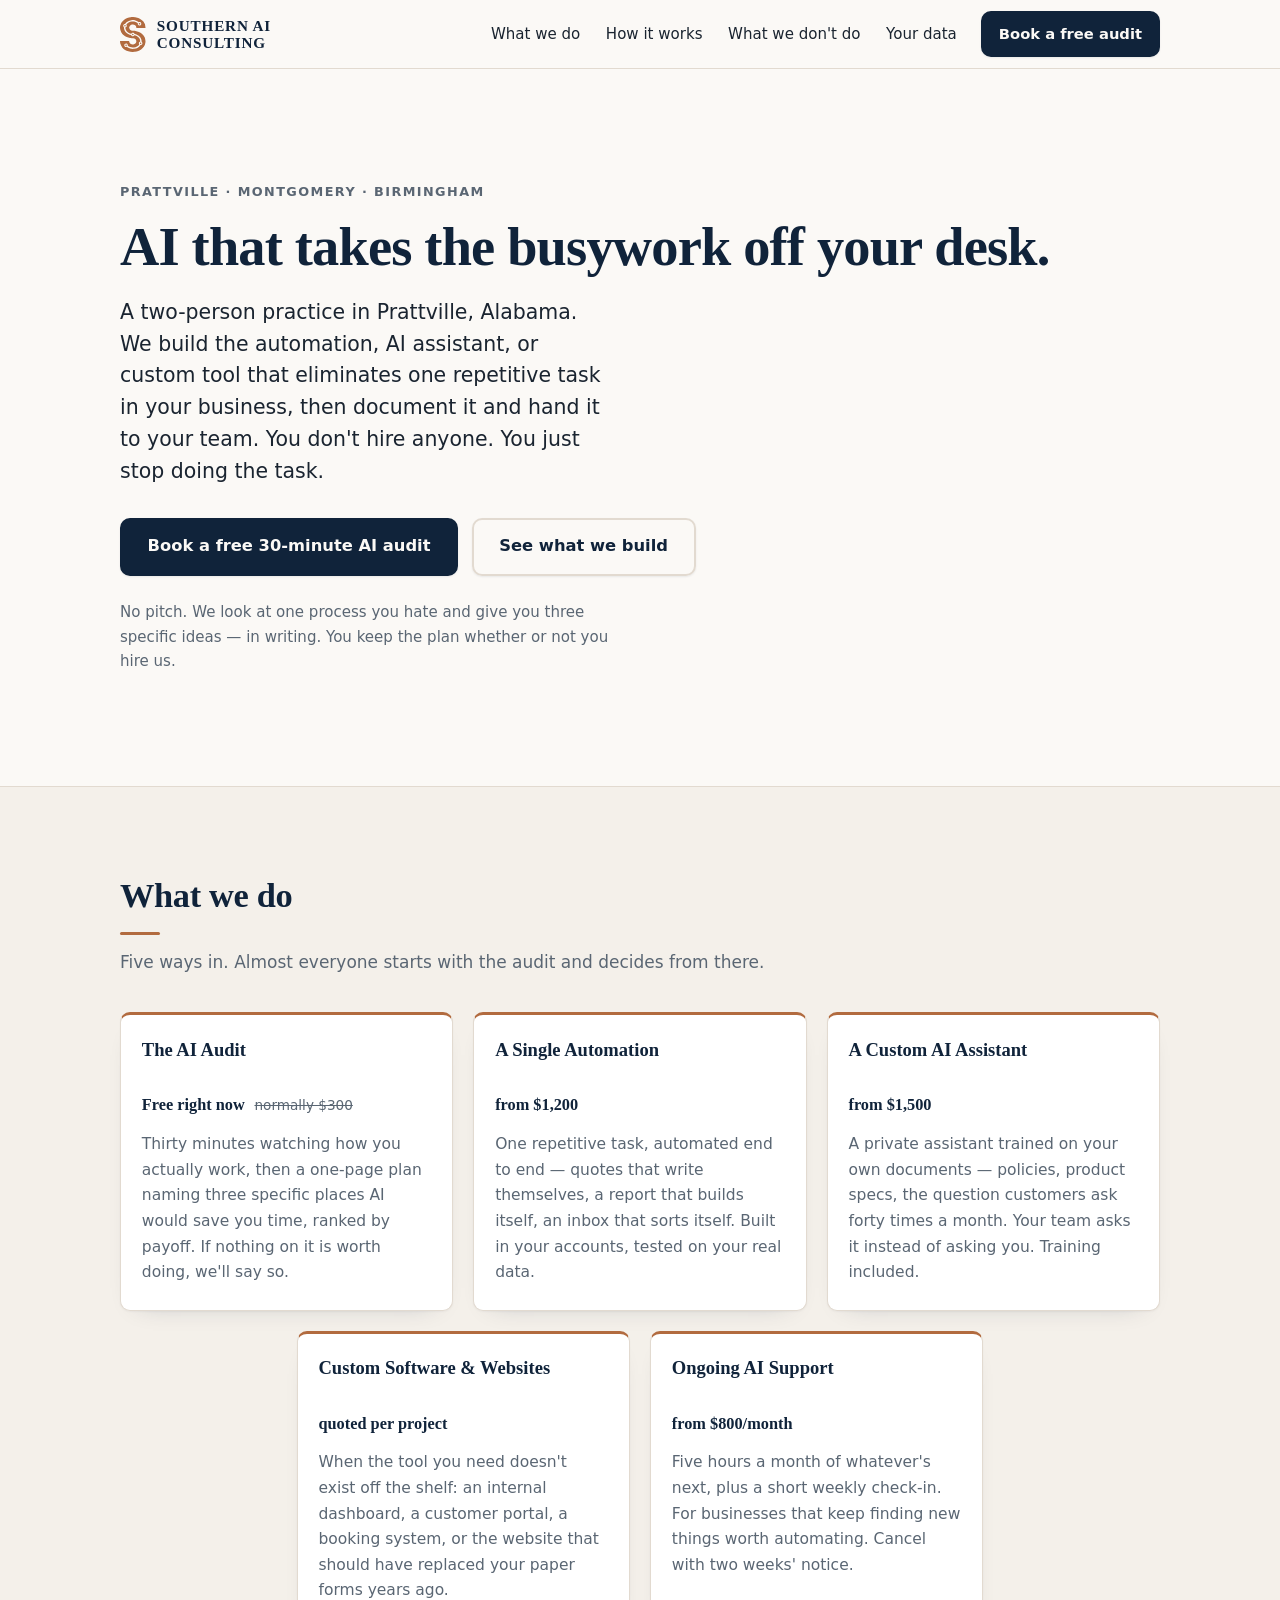
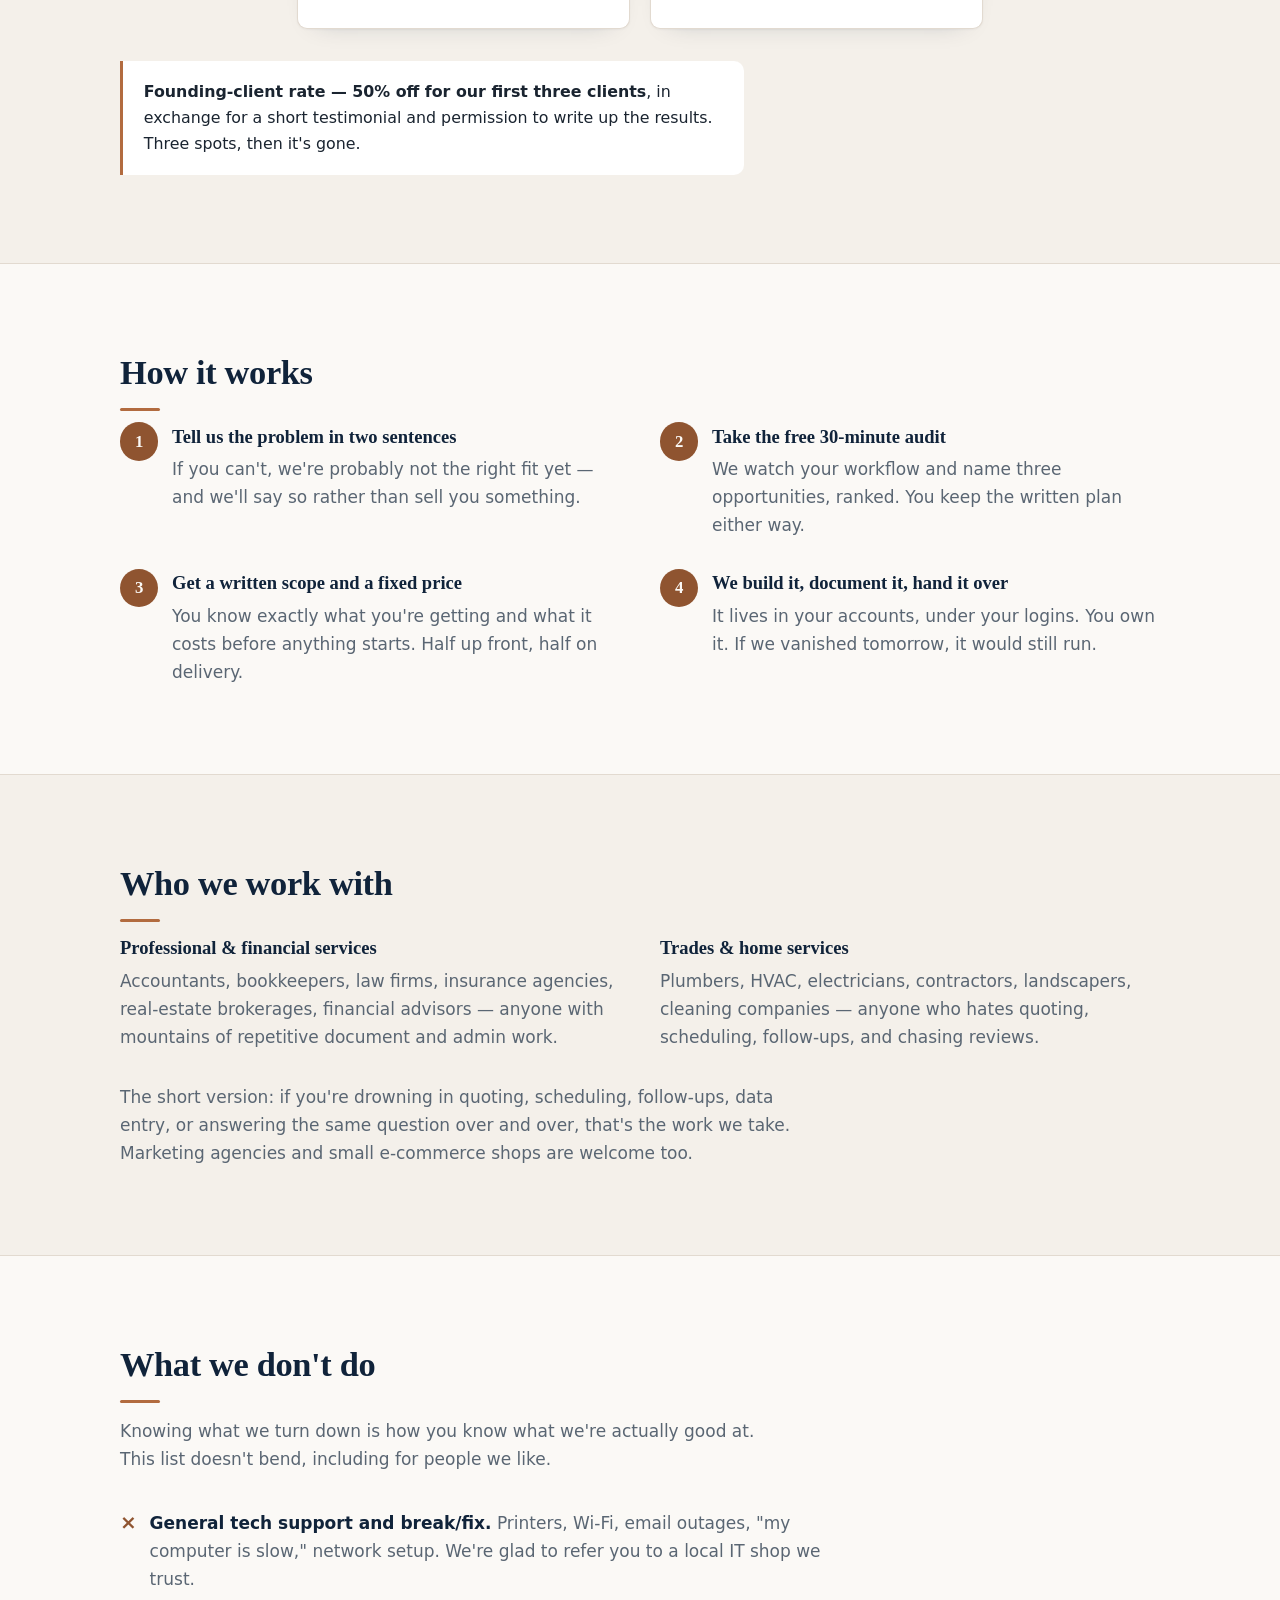
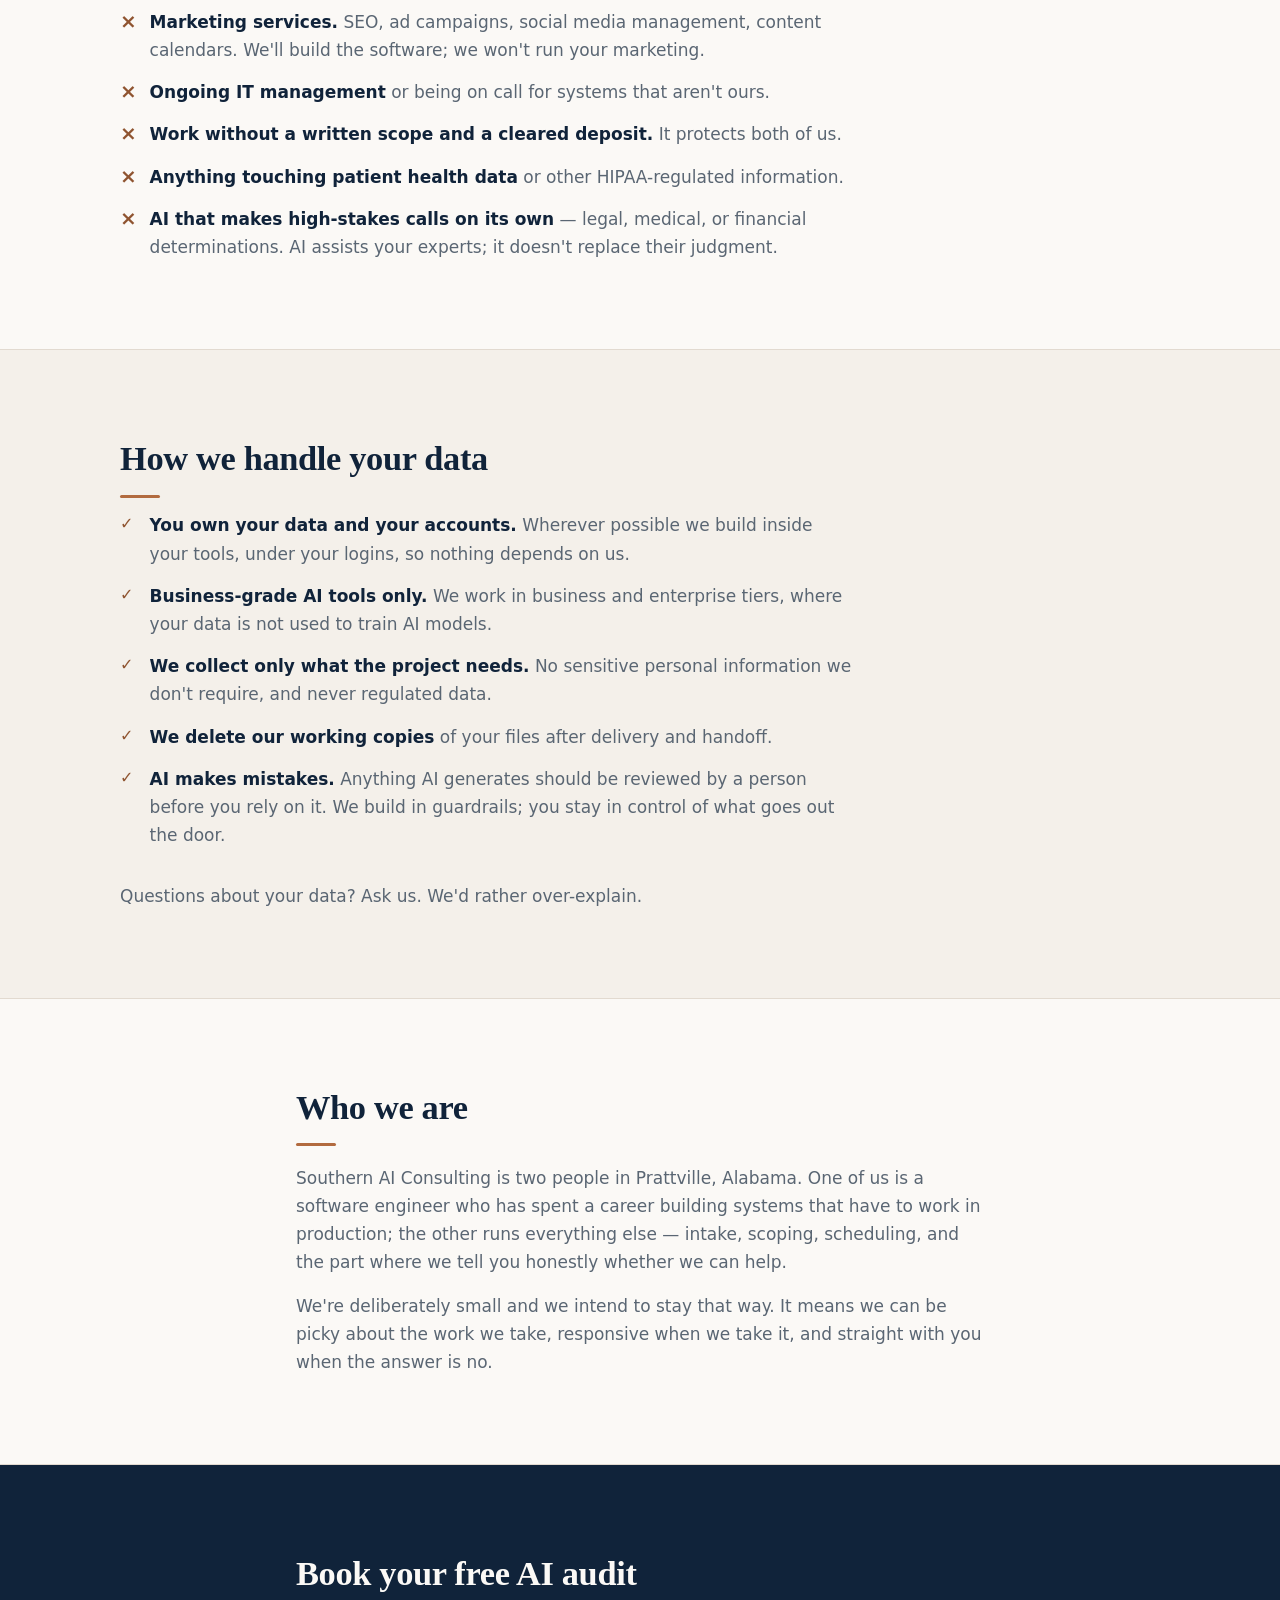
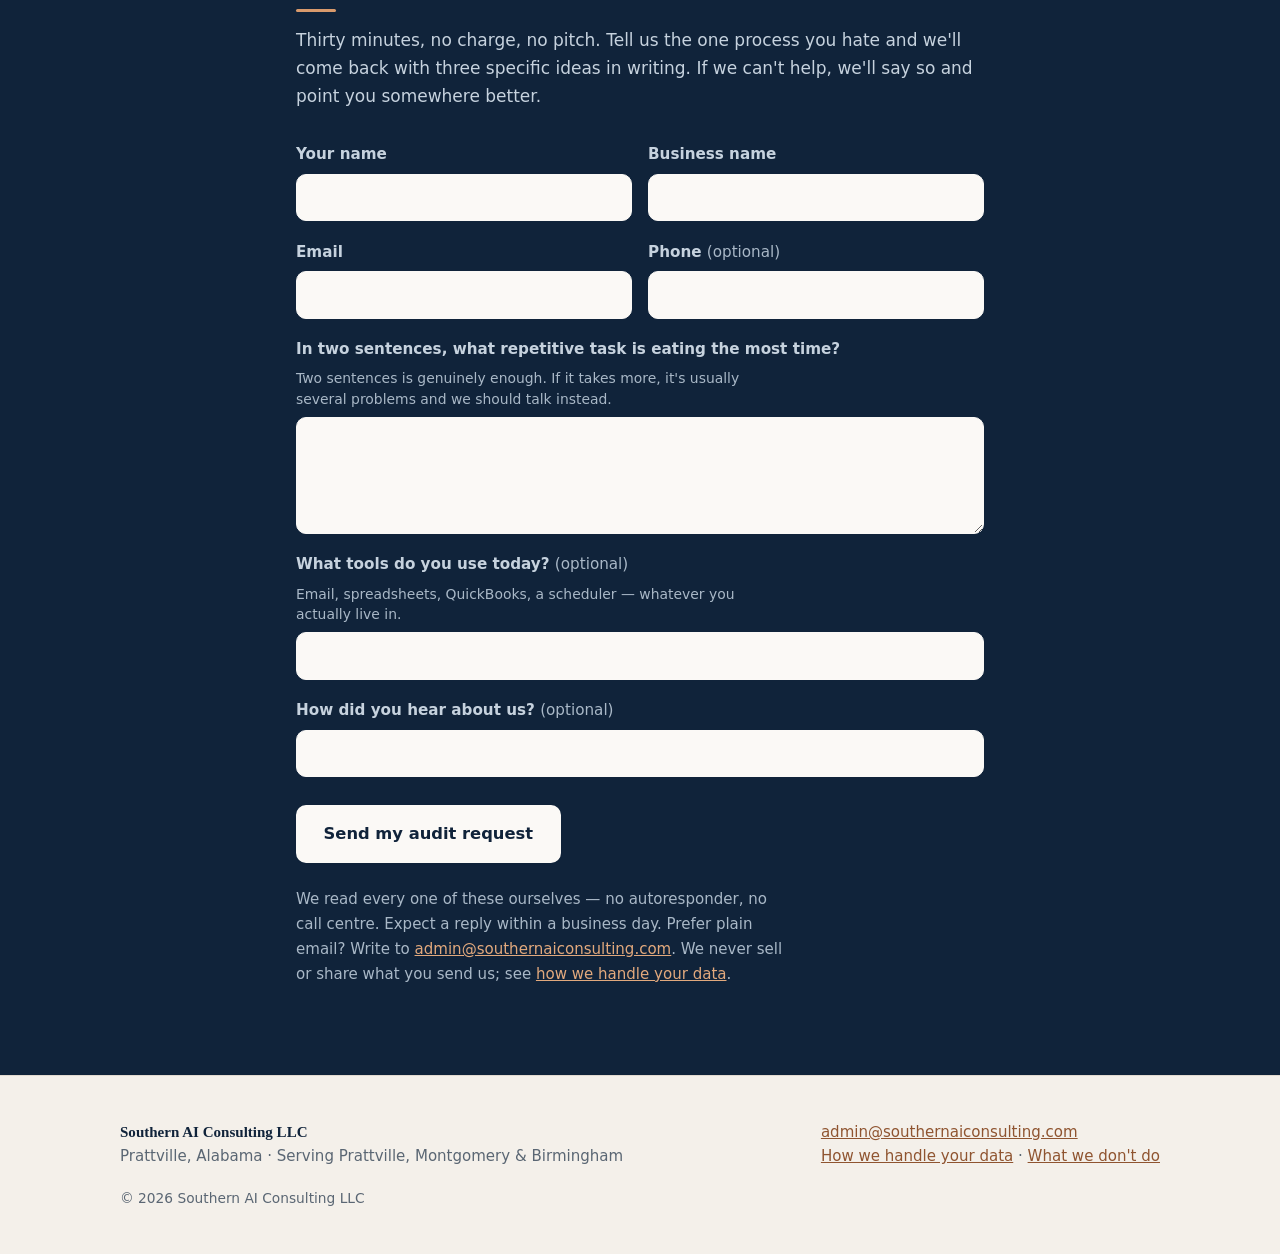
<file: index.html>
<!DOCTYPE html>
<html lang="en">
<head>
<meta charset="utf-8">
<meta name="viewport" content="width=device-width, initial-scale=1">

<title>Southern AI Consulting — Practical AI &amp; Automation for Central Alabama Business</title>
<meta name="description" content="We build the automation, AI assistant, or custom software that takes one repetitive task off your desk — then document it and hand it over. A two-person practice serving Prattville, Montgomery, and Birmingham, Alabama.">
<link rel="canonical" href="https://southernaiconsulting.com/">

<meta property="og:type" content="website">
<meta property="og:site_name" content="Southern AI Consulting">
<meta property="og:title" content="Southern AI Consulting — Practical AI for Central Alabama Business">
<meta property="og:description" content="We build the automation, AI assistant, or custom software that takes one repetitive task off your desk — then document it and hand it over. You don't hire anyone. You just stop doing the task.">
<meta property="og:url" content="https://southernaiconsulting.com/">
<meta property="og:image" content="https://southernaiconsulting.com/og.png">
<meta property="og:image:width" content="1200">
<meta property="og:image:height" content="630">
<meta property="og:image:alt" content="Southern AI Consulting — practical AI for central Alabama business.">
<meta name="twitter:card" content="summary_large_image">
<meta name="twitter:title" content="Southern AI Consulting — Practical AI for Central Alabama Business">
<meta name="twitter:description" content="We build the automation, AI assistant, or custom software that takes one repetitive task off your desk — then document it and hand it over.">
<meta name="twitter:image" content="https://southernaiconsulting.com/og.png">

<link rel="icon" href="favicon.svg" type="image/svg+xml">
<!-- iOS will not accept an SVG here, so this one is a real 180px PNG. -->
<link rel="apple-touch-icon" href="apple-touch-icon.png">
<meta name="theme-color" content="#FBF9F6" media="(prefers-color-scheme: light)">
<meta name="theme-color" content="#0C1826" media="(prefers-color-scheme: dark)">

<!-- Relative paths so the page also renders correctly when opened straight
     from disk (file://) for a quick local look. 404.html deliberately uses
     root-absolute paths instead, since it can be served from any URL depth. -->
<link rel="stylesheet" href="styles.css">

<!-- ==========================================================================
     INTAKE FORM
     The audit buttons anchor to #audit, the form at the foot of the page.

     GitHub Pages cannot process a POST, so the form relays through
     FormSubmit.co, which emails the submission to admin@southernaiconsulting.com.

     ONE-TIME ACTIVATION: submit the form once on the live site, then click the
     link in the confirmation email FormSubmit sends. Until that is done,
     submissions are not delivered.

     After activating, FormSubmit gives you a hashed endpoint. Swap it into the
     form's action= so the raw address is no longer in this page for scrapers.
     Search for: FORM_ACTION

     Spam control is the hidden _honey honeypot field. If spam ever starts
     arriving, change _captcha from false to true to add their challenge page.

     (Never nest comment markers inside this block. HTML has no nested
     comments, so the first inner close-marker ends it and the rest of the
     text leaks onto the visible page.)
     ========================================================================== -->
</head>
<body>

<a class="skip" href="#main">Skip to content</a>

<header class="site-header">
  <div class="wrap header-inner">
    <a class="brand" href="./" aria-label="Southern AI Consulting — home">
      <!-- mark:start — generated by tools/make_site_svgs.py; edit tools/design_mark.py -->
      <svg class="brand-mark" viewBox="0 0 46.76 64.0" width="21.2" height="29"
           aria-hidden="true" focusable="false">
        <mask id="brand-draw" maskUnits="userSpaceOnUse"
              x="-18.12" y="-18.12" width="83.00" height="100.24">
          <path class="brand-sweep" pathLength="100" d="M38.270 19.926 C38.358 17.374 37.558 14.874 36.045 12.817 C34.401 10.581 32.078 8.958 29.482 7.976 C26.725 6.933 23.746 6.633 20.830 7.060 C17.989 7.476 15.281 8.575 13.051 10.383 C11.006 12.041 9.458 14.255 8.810 16.807 C8.187 19.259 8.468 21.849 9.559 24.132 C10.724 26.570 12.694 28.512 15.042 29.849 C17.578 31.292 20.463 31.976 23.381 32.000 C26.298 32.024 29.184 32.708 31.719 34.151 C34.068 35.488 36.037 37.430 37.202 39.868 C38.293 42.151 38.574 44.741 37.951 47.193 C37.303 49.745 35.755 51.959 33.710 53.617 C31.480 55.425 28.772 56.524 25.932 56.940 C23.015 57.367 20.036 57.067 17.279 56.024 C14.683 55.042 12.361 53.419 10.716 51.183 C9.204 49.126 8.403 46.626 8.491 44.074"
                fill="none" stroke="#fff" stroke-width="18.12" stroke-linecap="round"/>
        </mask>
        <g mask="url(#brand-draw)">
          <path class="brand-letter brand-solid" d="M46.753 19.926 C46.879 15.558 45.295 11.330 42.468 7.999 C39.641 4.668 35.790 2.412 31.602 1.170 C27.673 0.004 23.539 -0.282 19.476 0.255 C15.211 0.819 11.095 2.299 7.644 4.869 C4.135 7.482 1.516 11.150 0.484 15.402 C-0.610 19.909 0.199 24.658 2.638 28.603 C4.885 32.237 8.318 34.947 12.238 36.646 C14.192 37.492 16.244 38.084 18.342 38.446 C19.313 38.614 20.292 38.732 21.275 38.801 C22.160 38.863 23.051 38.830 23.936 38.895 C25.603 39.017 27.201 39.668 28.380 40.853 C29.148 41.625 29.692 42.609 29.784 43.695 C29.831 44.243 29.827 44.795 29.791 45.344 C29.722 46.397 29.229 47.367 28.509 48.138 C27.381 49.348 25.818 50.037 24.173 50.210 C22.381 50.397 20.570 49.963 19.115 48.900 C18.101 48.160 17.300 47.136 17.045 45.907 C16.924 45.317 16.955 44.709 16.959 44.107 L0.008 44.074 C-0.118 48.442 1.466 52.670 4.293 56.001 C7.121 59.332 10.971 61.588 15.159 62.830 C19.089 63.996 23.222 64.282 27.285 63.745 C31.550 63.181 35.666 61.701 39.117 59.131 C42.627 56.518 45.246 52.850 46.278 48.598 C47.372 44.091 46.562 39.342 44.123 35.397 C41.876 31.763 38.443 29.053 34.523 27.354 C32.570 26.508 30.517 25.916 28.419 25.554 C27.448 25.386 26.469 25.268 25.486 25.199 C24.601 25.137 23.711 25.170 22.825 25.105 C21.158 24.983 19.561 24.332 18.382 23.147 C17.613 22.375 17.069 21.391 16.977 20.305 C16.930 19.757 16.934 19.205 16.970 18.656 C17.040 17.603 17.532 16.633 18.252 15.862 C19.381 14.652 20.943 13.963 22.589 13.790 C24.380 13.603 26.191 14.037 27.647 15.100 C28.660 15.840 29.462 16.864 29.716 18.093 C29.838 18.683 29.806 19.291 29.802 19.893 Z" fill="#B26B3F"/>
          <path class="brand-letter brand-full" d="M46.753 19.926 C46.879 15.558 45.295 11.330 42.468 7.999 C39.641 4.668 35.790 2.412 31.602 1.170 C27.673 0.004 23.539 -0.282 19.476 0.255 C15.211 0.819 11.095 2.299 7.644 4.869 C4.135 7.482 1.516 11.150 0.484 15.402 C-0.610 19.909 0.199 24.658 2.638 28.603 C4.885 32.237 8.318 34.947 12.238 36.646 C14.192 37.492 16.244 38.084 18.342 38.446 C19.313 38.614 20.292 38.732 21.275 38.801 C22.160 38.863 23.051 38.830 23.936 38.895 C25.603 39.017 27.201 39.668 28.380 40.853 C29.148 41.625 29.692 42.609 29.784 43.695 C29.831 44.243 29.827 44.795 29.791 45.344 C29.722 46.397 29.229 47.367 28.509 48.138 C27.381 49.348 25.818 50.037 24.173 50.210 C22.381 50.397 20.570 49.963 19.115 48.900 C18.101 48.160 17.300 47.136 17.045 45.907 C16.924 45.317 16.955 44.709 16.959 44.107 L0.008 44.074 C-0.118 48.442 1.466 52.670 4.293 56.001 C7.121 59.332 10.971 61.588 15.159 62.830 C19.089 63.996 23.222 64.282 27.285 63.745 C31.550 63.181 35.666 61.701 39.117 59.131 C42.627 56.518 45.246 52.850 46.278 48.598 C47.372 44.091 46.562 39.342 44.123 35.397 C41.876 31.763 38.443 29.053 34.523 27.354 C32.570 26.508 30.517 25.916 28.419 25.554 C27.448 25.386 26.469 25.268 25.486 25.199 C24.601 25.137 23.711 25.170 22.825 25.105 C21.158 24.983 19.561 24.332 18.382 23.147 C17.613 22.375 17.069 21.391 16.977 20.305 C16.930 19.757 16.934 19.205 16.970 18.656 C17.040 17.603 17.532 16.633 18.252 15.862 C19.381 14.652 20.943 13.963 22.589 13.790 C24.380 13.603 26.191 14.037 27.647 15.100 C28.660 15.840 29.462 16.864 29.716 18.093 C29.838 18.683 29.806 19.291 29.802 19.893 Z M34.524 9.381 C32.675 7.879 30.508 6.825 28.206 6.211 C25.829 5.578 23.351 5.424 20.913 5.745 C16.166 6.370 11.749 8.755 9.171 12.789 C8.557 12.795 7.944 12.921 7.416 13.234 C6.796 13.600 6.317 14.164 6.056 14.835 C5.796 15.507 5.768 16.246 5.979 16.935 C6.188 17.621 6.647 18.196 7.216 18.633 C6.981 22.099 8.309 25.463 10.663 28.018 C13.196 30.768 16.655 32.444 20.345 33.046 C20.576 33.622 20.919 34.153 21.409 34.534 C21.900 34.916 22.492 35.147 23.113 35.199 C23.733 35.251 24.355 35.122 24.903 34.826 C25.449 34.532 25.877 34.066 26.200 33.536 C29.210 34.064 32.037 35.425 34.128 37.655 C35.969 39.618 37.074 42.186 36.985 44.875 C36.484 45.018 36.003 45.235 35.609 45.577 C35.214 45.919 34.909 46.352 34.720 46.839 C34.530 47.326 34.463 47.852 34.523 48.371 C34.595 48.993 34.874 49.567 35.253 50.066 C33.050 53.322 29.386 55.190 25.488 55.698 C21.433 56.226 17.289 55.286 14.063 52.772 C14.290 52.075 14.341 51.324 14.112 50.628 C13.882 49.928 13.418 49.329 12.799 48.931 C11.523 48.110 9.846 48.295 8.779 49.374 C7.713 50.453 7.547 52.131 8.382 53.398 C8.787 54.013 9.391 54.470 10.093 54.692 C10.792 54.913 11.542 54.854 12.237 54.619 C14.087 56.121 16.253 57.175 18.556 57.789 C20.932 58.422 23.410 58.576 25.849 58.255 C30.596 57.630 35.012 55.245 37.591 51.211 C38.204 51.205 38.817 51.079 39.345 50.766 C39.965 50.400 40.444 49.836 40.705 49.165 C40.966 48.493 40.993 47.754 40.783 47.065 C40.573 46.379 40.114 45.804 39.545 45.367 C39.781 41.901 38.452 38.537 36.098 35.982 C33.565 33.232 30.106 31.556 26.416 30.954 C26.186 30.378 25.842 29.847 25.352 29.466 C24.861 29.084 24.269 28.853 23.649 28.801 C23.028 28.749 22.406 28.878 21.858 29.174 C21.312 29.468 20.884 29.934 20.562 30.464 C17.551 29.936 14.724 28.575 12.633 26.345 C10.793 24.382 9.687 21.814 9.776 19.125 C10.277 18.982 10.759 18.765 11.152 18.423 C11.547 18.081 11.852 17.648 12.042 17.161 C12.231 16.674 12.298 16.148 12.238 15.629 C12.166 15.007 11.887 14.433 11.508 13.934 C13.711 10.678 17.375 8.810 21.273 8.302 C25.328 7.774 29.472 8.714 32.698 11.228 C32.471 11.925 32.420 12.676 32.649 13.372 C32.880 14.072 33.343 14.671 33.962 15.069 C35.239 15.890 36.915 15.705 37.982 14.626 C39.049 13.547 39.215 11.869 38.380 10.602 C37.974 9.987 37.370 9.530 36.668 9.308 C35.969 9.087 35.219 9.146 34.524 9.381 Z M37.060 12.369 A1.361 1.361 0 1 0 34.338 12.369 A1.361 1.361 0 1 0 37.060 12.369 Z M10.410 15.998 A1.361 1.361 0 1 0 7.688 15.998 A1.361 1.361 0 1 0 10.410 15.998 Z M24.742 32.000 A1.361 1.361 0 1 0 22.020 32.000 A1.361 1.361 0 1 0 24.742 32.000 Z M12.423 51.631 A1.361 1.361 0 1 0 9.701 51.631 A1.361 1.361 0 1 0 12.423 51.631 Z M39.073 48.002 A1.361 1.361 0 1 0 36.351 48.002 A1.361 1.361 0 1 0 39.073 48.002 Z" fill-rule="evenodd" fill="#B26B3F" display="none"/>
        </g>
      </svg>
      <!-- mark:end -->
      <span class="brand-text">
        <span class="brand-line">Southern AI</span>
        <span class="brand-line">Consulting</span>
      </span>
    </a>

    <nav class="site-nav" aria-label="Sections">
      <a href="#what-we-do">What we do</a>
      <a href="#how-it-works">How it works</a>
      <a href="#not-us">What we don't do</a>
      <a href="#data">Your data</a>
    </nav>

    <a class="btn btn-sm" href="#audit"><span class="lbl-long">Book a free audit</span><span class="lbl-short">Free audit</span></a>
  </div>
</header>

<main id="main">

  <!-- ── Hero ───────────────────────────────────────────────────────────── -->
  <section class="hero">
    <div class="wrap">
      <p class="eyebrow">Prattville · Montgomery · Birmingham</p>
      <h1>AI that takes the busywork off your desk.</h1>
      <p class="lede">
        A two-person practice in Prattville, Alabama. We build the automation, AI
        assistant, or custom tool that eliminates one repetitive task in your
        business, then document it and hand it to your team. You don't hire
        anyone. You just stop doing the task.
      </p>
      <p class="cta-row">
        <a class="btn btn-lg" href="#audit">Book a free 30-minute AI audit</a>
        <a class="btn btn-ghost btn-lg" href="#what-we-do">See what we build</a>
      </p>
      <p class="fine">
        No pitch. We look at one process you hate and give you three specific
        ideas — in writing. You keep the plan whether or not you hire us.
      </p>
    </div>
  </section>

  <!-- ── What we do ─────────────────────────────────────────────────────── -->
  <section id="what-we-do" class="band">
    <div class="wrap">
      <h2>What we do</h2>
      <p class="section-lede">
        Five ways in. Almost everyone starts with the audit and decides from
        there.
      </p>

      <!-- role="list" restores list semantics that Safari/VoiceOver drop when
           list-style is removed in CSS. Same for .steps, .nope and .policy. -->
      <ul class="cards stagger" role="list">
        <li class="card reveal">
          <h3>The AI Audit</h3>
          <p class="price"><strong>Free right now</strong> <span class="was">normally $300</span></p>
          <p>
            Thirty minutes watching how you actually work, then a one-page plan
            naming three specific places AI would save you time, ranked by
            payoff. If nothing on it is worth doing, we'll say so.
          </p>
        </li>
        <li class="card reveal">
          <h3>A Single Automation</h3>
          <p class="price"><strong>from $1,200</strong></p>
          <p>
            One repetitive task, automated end to end — quotes that write
            themselves, a report that builds itself, an inbox that sorts itself.
            Built in your accounts, tested on your real data.
          </p>
        </li>
        <li class="card reveal">
          <h3>A Custom AI Assistant</h3>
          <p class="price"><strong>from $1,500</strong></p>
          <p>
            A private assistant trained on your own documents — policies, product
            specs, the question customers ask forty times a month. Your team asks
            it instead of asking you. Training included.
          </p>
        </li>
        <li class="card reveal">
          <h3>Custom Software &amp; Websites</h3>
          <!-- PRICE_TBD — deliberately not a number. Set a "from $X" here once
               you've settled on a floor for build work, and mirror it in the
               hasOfferCatalog block at the foot of this file. -->
          <p class="price"><strong>quoted per project</strong></p>
          <p>
            When the tool you need doesn't exist off the shelf: an internal
            dashboard, a customer portal, a booking system, or the website that
            should have replaced your paper forms years ago.
          </p>
        </li>
        <li class="card reveal">
          <h3>Ongoing AI Support</h3>
          <p class="price"><strong>from $800/month</strong></p>
          <p>
            Five hours a month of whatever's next, plus a short weekly check-in.
            For businesses that keep finding new things worth automating. Cancel
            with two weeks' notice.
          </p>
        </li>
      </ul>

      <p class="founding reveal">
        <strong>Founding-client rate — 50% off for our first three clients</strong>,
        in exchange for a short testimonial and permission to write up the results.
        Three spots, then it's gone.
      </p>
    </div>
  </section>

  <!-- ── How it works ───────────────────────────────────────────────────── -->
  <section id="how-it-works">
    <div class="wrap">
      <h2>How it works</h2>
      <ol class="steps stagger" role="list">
        <li class="reveal">
          <h3>Tell us the problem in two sentences</h3>
          <p>
            If you can't, we're probably not the right fit yet — and we'll say so
            rather than sell you something.
          </p>
        </li>
        <li class="reveal">
          <h3>Take the free 30-minute audit</h3>
          <p>
            We watch your workflow and name three opportunities, ranked. You keep
            the written plan either way.
          </p>
        </li>
        <li class="reveal">
          <h3>Get a written scope and a fixed price</h3>
          <p>
            You know exactly what you're getting and what it costs before anything
            starts. Half up front, half on delivery.
          </p>
        </li>
        <li class="reveal">
          <h3>We build it, document it, hand it over</h3>
          <p>
            It lives in your accounts, under your logins. You own it. If we
            vanished tomorrow, it would still run.
          </p>
        </li>
      </ol>
    </div>
  </section>

  <!-- ── Who it's for ───────────────────────────────────────────────────── -->
  <section id="who" class="band">
    <div class="wrap">
      <h2>Who we work with</h2>
      <div class="two-col stagger">
        <div class="reveal">
          <h3>Professional &amp; financial services</h3>
          <p>
            Accountants, bookkeepers, law firms, insurance agencies, real-estate
            brokerages, financial advisors — anyone with mountains of repetitive
            document and admin work.
          </p>
        </div>
        <div class="reveal">
          <h3>Trades &amp; home services</h3>
          <p>
            Plumbers, HVAC, electricians, contractors, landscapers, cleaning
            companies — anyone who hates quoting, scheduling, follow-ups, and
            chasing reviews.
          </p>
        </div>
      </div>
      <p class="section-note">
        The short version: if you're drowning in quoting, scheduling, follow-ups,
        data entry, or answering the same question over and over, that's the work
        we take. Marketing agencies and small e-commerce shops are welcome too.
      </p>
    </div>
  </section>

  <!-- ── What we don't do ───────────────────────────────────────────────── -->
  <section id="not-us">
    <div class="wrap">
      <h2>What we don't do</h2>
      <p class="section-lede">
        Knowing what we turn down is how you know what we're actually good at.
        This list doesn't bend, including for people we like.
      </p>
      <ul class="nope stagger" role="list">
        <li class="reveal">
          <strong>General tech support and break/fix.</strong> Printers, Wi-Fi,
          email outages, "my computer is slow," network setup. We're glad to refer
          you to a local IT shop we trust.
        </li>
        <li class="reveal">
          <strong>Marketing services.</strong> SEO, ad campaigns, social media
          management, content calendars. We'll build the software; we won't run
          your marketing.
        </li>
        <li class="reveal">
          <strong>Ongoing IT management</strong> or being on call for systems that
          aren't ours.
        </li>
        <li class="reveal">
          <strong>Work without a written scope and a cleared deposit.</strong>
          It protects both of us.
        </li>
        <li class="reveal">
          <strong>Anything touching patient health data</strong> or other
          HIPAA-regulated information.
        </li>
        <li class="reveal">
          <strong>AI that makes high-stakes calls on its own</strong> — legal,
          medical, or financial determinations. AI assists your experts; it
          doesn't replace their judgment.
        </li>
      </ul>
    </div>
  </section>

  <!-- ── Data policy ────────────────────────────────────────────────────── -->
  <section id="data" class="band">
    <div class="wrap">
      <h2>How we handle your data</h2>
      <ul class="policy stagger" role="list">
        <li class="reveal">
          <strong>You own your data and your accounts.</strong> Wherever possible
          we build inside your tools, under your logins, so nothing depends on us.
        </li>
        <li class="reveal">
          <strong>Business-grade AI tools only.</strong> We work in business and
          enterprise tiers, where your data is not used to train AI models.
        </li>
        <li class="reveal">
          <strong>We collect only what the project needs.</strong> No sensitive
          personal information we don't require, and never regulated data.
        </li>
        <li class="reveal">
          <strong>We delete our working copies</strong> of your files after
          delivery and handoff.
        </li>
        <li class="reveal">
          <strong>AI makes mistakes.</strong> Anything AI generates should be
          reviewed by a person before you rely on it. We build in guardrails; you
          stay in control of what goes out the door.
        </li>
      </ul>
      <p class="section-note">
        Questions about your data? Ask us. We'd rather over-explain.
      </p>
    </div>
  </section>

  <!-- ── About ──────────────────────────────────────────────────────────── -->
  <section id="about">
    <div class="wrap narrow">
      <h2>Who we are</h2>
      <p>
        Southern AI Consulting is two people in Prattville, Alabama. One of us is a
        software engineer who has spent a career building systems that have to work
        in production; the other runs everything else — intake, scoping,
        scheduling, and the part where we tell you honestly whether we can help.
      </p>
      <p>
        We're deliberately small and we intend to stay that way. It means we can be
        picky about the work we take, responsive when we take it, and straight with
        you when the answer is no.
      </p>
    </div>
  </section>

  <!-- ── Closing CTA ────────────────────────────────────────────────────── -->
  <!-- ── Intake form ────────────────────────────────────────────────────── -->
  <section id="audit" class="closing">
    <div class="wrap narrow">
      <h2>Book your free AI audit</h2>
      <p>
        Thirty minutes, no charge, no pitch. Tell us the one process you hate and
        we'll come back with three specific ideas in writing. If we can't help,
        we'll say so and point you somewhere better.
      </p>

      <!-- FORM_ACTION — replace with the hashed FormSubmit endpoint after
           activating, so this address is not in the page for scrapers. -->
      <form class="intake" action="https://formsubmit.co/admin@southernaiconsulting.com" method="POST">

        <!-- FormSubmit configuration (hidden) -->
        <input type="hidden" name="_subject" value="New AI audit request — southernaiconsulting.com">
        <input type="hidden" name="_template" value="table">
        <input type="hidden" name="_captcha" value="false">
        <!-- Must be an absolute URL on the live domain or FormSubmit rejects it.
             This was http:// while the TLS certificate was still pending, since
             an https:// target fails outright before the cert exists. The cert
             is issued and HTTPS is enforced, so it is https:// now - which also
             saves the visitor a 301 hop on submit. -->
        <input type="hidden" name="_next" value="https://southernaiconsulting.com/thanks.html">
        <!-- Honeypot: real people never see or fill this. Bots do. -->
        <p class="honey" aria-hidden="true">
          <label for="_honey">Leave this field empty</label>
          <input type="text" id="_honey" name="_honey" tabindex="-1" autocomplete="off">
        </p>

        <div class="field-row">
          <p class="field">
            <label for="name">Your name</label>
            <input type="text" id="name" name="name" autocomplete="name" required>
          </p>
          <p class="field">
            <label for="business">Business name</label>
            <input type="text" id="business" name="business" autocomplete="organization" required>
          </p>
        </div>

        <div class="field-row">
          <p class="field">
            <label for="email">Email</label>
            <input type="email" id="email" name="email" autocomplete="email" required>
          </p>
          <p class="field">
            <label for="phone">Phone <span class="opt">(optional)</span></label>
            <input type="tel" id="phone" name="phone" autocomplete="tel">
          </p>
        </div>

        <p class="field">
          <label for="problem">In two sentences, what repetitive task is eating the most time?</label>
          <span class="hint" id="problem-hint">
            Two sentences is genuinely enough. If it takes more, it's usually
            several problems and we should talk instead.
          </span>
          <textarea id="problem" name="problem" rows="4" required
                    aria-describedby="problem-hint"></textarea>
        </p>

        <p class="field">
          <label for="tools">What tools do you use today? <span class="opt">(optional)</span></label>
          <span class="hint" id="tools-hint">
            Email, spreadsheets, QuickBooks, a scheduler — whatever you actually live in.
          </span>
          <input type="text" id="tools" name="tools" aria-describedby="tools-hint">
        </p>

        <p class="field">
          <label for="referral">How did you hear about us? <span class="opt">(optional)</span></label>
          <input type="text" id="referral" name="referral">
        </p>

        <p class="cta-row">
          <button class="btn btn-lg btn-invert" type="submit">Send my audit request</button>
        </p>
      </form>

      <p class="fine">
        We read every one of these ourselves — no autoresponder, no call centre.
        Expect a reply within a business day. Prefer plain email? Write to
        <a href="mailto:admin@southernaiconsulting.com">admin@southernaiconsulting.com</a>.
        We never sell or share what you send us; see
        <a href="#data">how we handle your data</a>.
      </p>
    </div>
  </section>

</main>

<footer class="site-footer">
  <div class="wrap footer-inner">
    <p>
      <strong>Southern AI Consulting LLC</strong><br>
      Prattville, Alabama · Serving Prattville, Montgomery &amp; Birmingham
    </p>
    <p>
      <a href="mailto:admin@southernaiconsulting.com">admin@southernaiconsulting.com</a><br>
      <a href="#data">How we handle your data</a> ·
      <a href="#not-us">What we don't do</a>
    </p>
    <p class="copyright">© 2026 Southern AI Consulting LLC</p>
  </div>
</footer>

<script type="application/ld+json">
{
  "@context": "https://schema.org",
  "@type": "ProfessionalService",
  "name": "Southern AI Consulting",
  "legalName": "Southern AI Consulting LLC",
  "url": "https://southernaiconsulting.com/",
  "logo": "https://southernaiconsulting.com/logo.svg",
  "image": "https://southernaiconsulting.com/og.png",
  "email": "admin@southernaiconsulting.com",
  "description": "AI, automation, and custom software for small businesses in central Alabama. We build automations, custom AI assistants, and bespoke tools and websites that eliminate repetitive work, then document them and hand them over.",
  "address": {
    "@type": "PostalAddress",
    "addressLocality": "Prattville",
    "addressRegion": "AL",
    "addressCountry": "US"
  },
  "areaServed": [
    { "@type": "City", "name": "Prattville, Alabama" },
    { "@type": "City", "name": "Montgomery, Alabama" },
    { "@type": "City", "name": "Birmingham, Alabama" }
  ],
  "knowsAbout": [
    "Business process automation",
    "Custom AI assistants",
    "Workflow automation",
    "AI adoption for small business",
    "Custom software development",
    "Website development"
  ],
  "hasOfferCatalog": {
    "@type": "OfferCatalog",
    "name": "Services",
    "itemListElement": [
      {
        "@type": "Offer",
        "itemOffered": { "@type": "Service", "name": "AI Audit", "description": "A 30-minute workflow review plus a one-page written plan naming three ranked AI opportunities." },
        "priceSpecification": { "@type": "PriceSpecification", "price": "0", "priceCurrency": "USD" }
      },
      {
        "@type": "Offer",
        "itemOffered": { "@type": "Service", "name": "Single Automation", "description": "One repetitive business task automated end to end, built in the client's own accounts and documented." },
        "priceSpecification": { "@type": "PriceSpecification", "minPrice": "1200", "priceCurrency": "USD" }
      },
      {
        "@type": "Offer",
        "itemOffered": { "@type": "Service", "name": "Custom AI Assistant", "description": "A private AI assistant trained on the client's own documents, with team training and a live Q&A session." },
        "priceSpecification": { "@type": "PriceSpecification", "minPrice": "1500", "priceCurrency": "USD" }
      },
      {
        "@type": "Offer",
        "itemOffered": { "@type": "Service", "name": "Custom Software and Websites", "description": "Bespoke software built to order — internal dashboards, customer portals, booking systems, and business websites — delivered with the source." }
      },
      {
        "@type": "Offer",
        "itemOffered": { "@type": "Service", "name": "Ongoing AI Support", "description": "Five hours per month of AI and automation work plus a weekly check-in." },
        "priceSpecification": { "@type": "UnitPriceSpecification", "minPrice": "800", "priceCurrency": "USD", "billingIncrement": "1", "unitCode": "MON" }
      }
    ]
  }
}
</script>

</body>
</html>
</file>
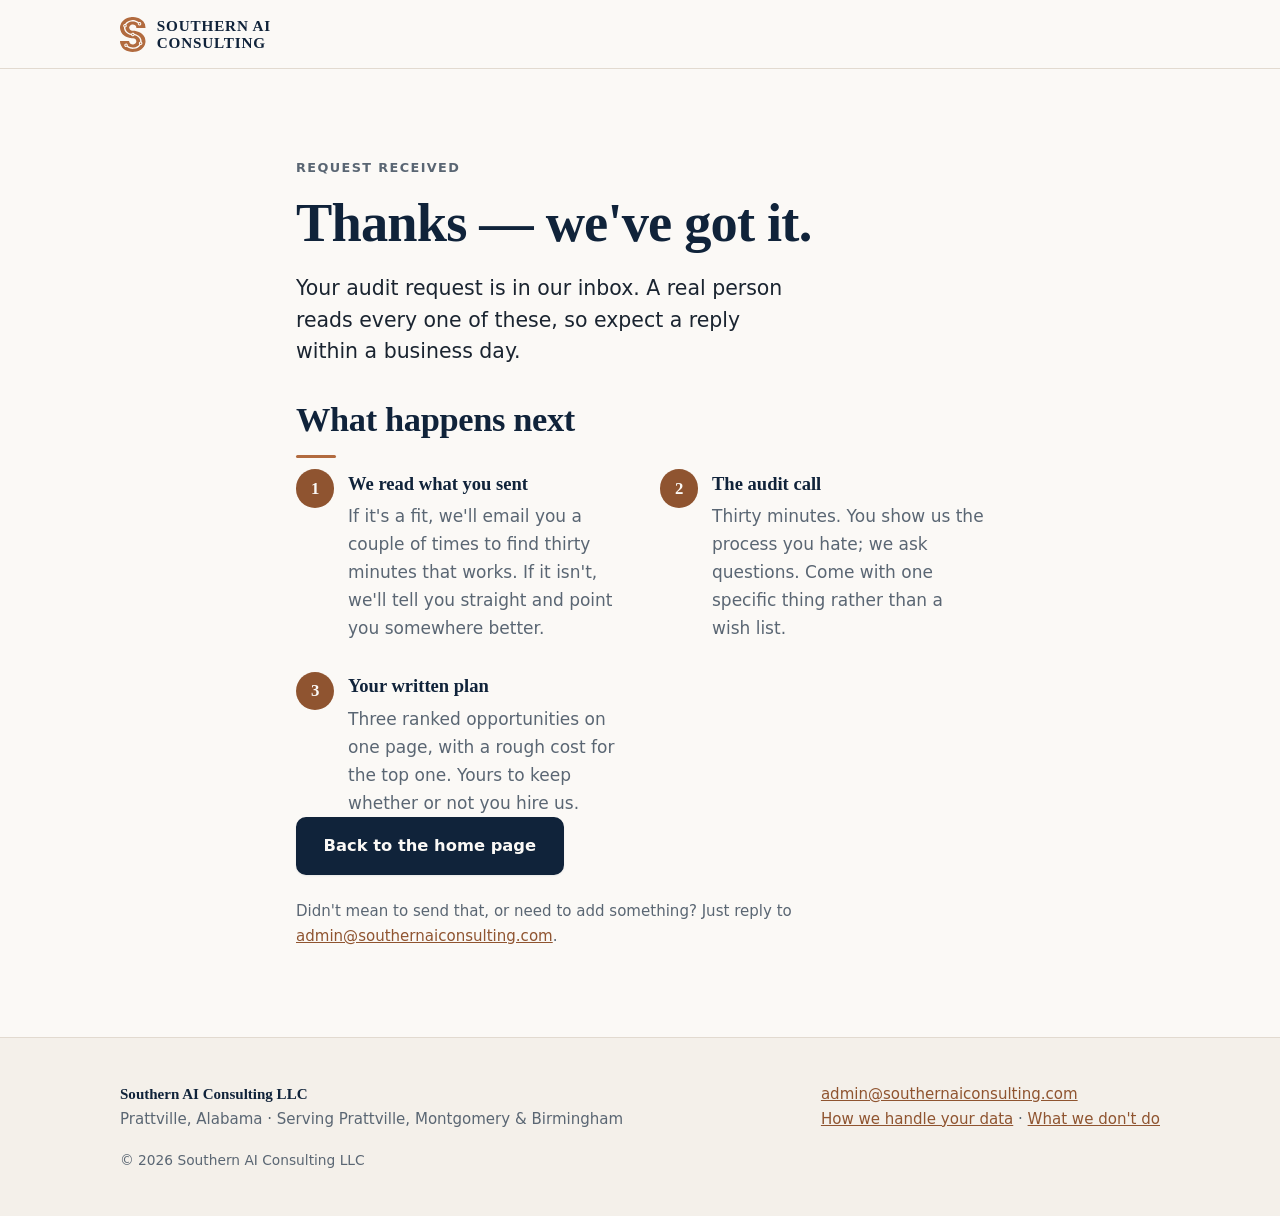
<file: thanks.html>
<!DOCTYPE html>
<html lang="en">
<head>
<meta charset="utf-8">
<meta name="viewport" content="width=device-width, initial-scale=1">
<title>Thanks — we've got it | Southern AI Consulting</title>
<meta name="robots" content="noindex">
<link rel="icon" href="/favicon.svg" type="image/svg+xml">
<meta name="theme-color" content="#FBF9F6" media="(prefers-color-scheme: light)">
<meta name="theme-color" content="#0C1826" media="(prefers-color-scheme: dark)">
<link rel="stylesheet" href="/styles.css">
</head>
<body>

<header class="site-header">
  <div class="wrap header-inner">
    <a class="brand" href="/" aria-label="Southern AI Consulting — home">
      <!-- mark:start — generated by tools/make_site_svgs.py; edit tools/design_mark.py -->
      <svg class="brand-mark" viewBox="0 0 46.76 64.0" width="21.2" height="29"
           aria-hidden="true" focusable="false">
        <mask id="brand-draw" maskUnits="userSpaceOnUse"
              x="-18.12" y="-18.12" width="83.00" height="100.24">
          <path class="brand-sweep" pathLength="100" d="M38.270 19.926 C38.358 17.374 37.558 14.874 36.045 12.817 C34.401 10.581 32.078 8.958 29.482 7.976 C26.725 6.933 23.746 6.633 20.830 7.060 C17.989 7.476 15.281 8.575 13.051 10.383 C11.006 12.041 9.458 14.255 8.810 16.807 C8.187 19.259 8.468 21.849 9.559 24.132 C10.724 26.570 12.694 28.512 15.042 29.849 C17.578 31.292 20.463 31.976 23.381 32.000 C26.298 32.024 29.184 32.708 31.719 34.151 C34.068 35.488 36.037 37.430 37.202 39.868 C38.293 42.151 38.574 44.741 37.951 47.193 C37.303 49.745 35.755 51.959 33.710 53.617 C31.480 55.425 28.772 56.524 25.932 56.940 C23.015 57.367 20.036 57.067 17.279 56.024 C14.683 55.042 12.361 53.419 10.716 51.183 C9.204 49.126 8.403 46.626 8.491 44.074"
                fill="none" stroke="#fff" stroke-width="18.12" stroke-linecap="round"/>
        </mask>
        <g mask="url(#brand-draw)">
          <path class="brand-letter brand-solid" d="M46.753 19.926 C46.879 15.558 45.295 11.330 42.468 7.999 C39.641 4.668 35.790 2.412 31.602 1.170 C27.673 0.004 23.539 -0.282 19.476 0.255 C15.211 0.819 11.095 2.299 7.644 4.869 C4.135 7.482 1.516 11.150 0.484 15.402 C-0.610 19.909 0.199 24.658 2.638 28.603 C4.885 32.237 8.318 34.947 12.238 36.646 C14.192 37.492 16.244 38.084 18.342 38.446 C19.313 38.614 20.292 38.732 21.275 38.801 C22.160 38.863 23.051 38.830 23.936 38.895 C25.603 39.017 27.201 39.668 28.380 40.853 C29.148 41.625 29.692 42.609 29.784 43.695 C29.831 44.243 29.827 44.795 29.791 45.344 C29.722 46.397 29.229 47.367 28.509 48.138 C27.381 49.348 25.818 50.037 24.173 50.210 C22.381 50.397 20.570 49.963 19.115 48.900 C18.101 48.160 17.300 47.136 17.045 45.907 C16.924 45.317 16.955 44.709 16.959 44.107 L0.008 44.074 C-0.118 48.442 1.466 52.670 4.293 56.001 C7.121 59.332 10.971 61.588 15.159 62.830 C19.089 63.996 23.222 64.282 27.285 63.745 C31.550 63.181 35.666 61.701 39.117 59.131 C42.627 56.518 45.246 52.850 46.278 48.598 C47.372 44.091 46.562 39.342 44.123 35.397 C41.876 31.763 38.443 29.053 34.523 27.354 C32.570 26.508 30.517 25.916 28.419 25.554 C27.448 25.386 26.469 25.268 25.486 25.199 C24.601 25.137 23.711 25.170 22.825 25.105 C21.158 24.983 19.561 24.332 18.382 23.147 C17.613 22.375 17.069 21.391 16.977 20.305 C16.930 19.757 16.934 19.205 16.970 18.656 C17.040 17.603 17.532 16.633 18.252 15.862 C19.381 14.652 20.943 13.963 22.589 13.790 C24.380 13.603 26.191 14.037 27.647 15.100 C28.660 15.840 29.462 16.864 29.716 18.093 C29.838 18.683 29.806 19.291 29.802 19.893 Z" fill="#B26B3F"/>
          <path class="brand-letter brand-full" d="M46.753 19.926 C46.879 15.558 45.295 11.330 42.468 7.999 C39.641 4.668 35.790 2.412 31.602 1.170 C27.673 0.004 23.539 -0.282 19.476 0.255 C15.211 0.819 11.095 2.299 7.644 4.869 C4.135 7.482 1.516 11.150 0.484 15.402 C-0.610 19.909 0.199 24.658 2.638 28.603 C4.885 32.237 8.318 34.947 12.238 36.646 C14.192 37.492 16.244 38.084 18.342 38.446 C19.313 38.614 20.292 38.732 21.275 38.801 C22.160 38.863 23.051 38.830 23.936 38.895 C25.603 39.017 27.201 39.668 28.380 40.853 C29.148 41.625 29.692 42.609 29.784 43.695 C29.831 44.243 29.827 44.795 29.791 45.344 C29.722 46.397 29.229 47.367 28.509 48.138 C27.381 49.348 25.818 50.037 24.173 50.210 C22.381 50.397 20.570 49.963 19.115 48.900 C18.101 48.160 17.300 47.136 17.045 45.907 C16.924 45.317 16.955 44.709 16.959 44.107 L0.008 44.074 C-0.118 48.442 1.466 52.670 4.293 56.001 C7.121 59.332 10.971 61.588 15.159 62.830 C19.089 63.996 23.222 64.282 27.285 63.745 C31.550 63.181 35.666 61.701 39.117 59.131 C42.627 56.518 45.246 52.850 46.278 48.598 C47.372 44.091 46.562 39.342 44.123 35.397 C41.876 31.763 38.443 29.053 34.523 27.354 C32.570 26.508 30.517 25.916 28.419 25.554 C27.448 25.386 26.469 25.268 25.486 25.199 C24.601 25.137 23.711 25.170 22.825 25.105 C21.158 24.983 19.561 24.332 18.382 23.147 C17.613 22.375 17.069 21.391 16.977 20.305 C16.930 19.757 16.934 19.205 16.970 18.656 C17.040 17.603 17.532 16.633 18.252 15.862 C19.381 14.652 20.943 13.963 22.589 13.790 C24.380 13.603 26.191 14.037 27.647 15.100 C28.660 15.840 29.462 16.864 29.716 18.093 C29.838 18.683 29.806 19.291 29.802 19.893 Z M34.524 9.381 C32.675 7.879 30.508 6.825 28.206 6.211 C25.829 5.578 23.351 5.424 20.913 5.745 C16.166 6.370 11.749 8.755 9.171 12.789 C8.557 12.795 7.944 12.921 7.416 13.234 C6.796 13.600 6.317 14.164 6.056 14.835 C5.796 15.507 5.768 16.246 5.979 16.935 C6.188 17.621 6.647 18.196 7.216 18.633 C6.981 22.099 8.309 25.463 10.663 28.018 C13.196 30.768 16.655 32.444 20.345 33.046 C20.576 33.622 20.919 34.153 21.409 34.534 C21.900 34.916 22.492 35.147 23.113 35.199 C23.733 35.251 24.355 35.122 24.903 34.826 C25.449 34.532 25.877 34.066 26.200 33.536 C29.210 34.064 32.037 35.425 34.128 37.655 C35.969 39.618 37.074 42.186 36.985 44.875 C36.484 45.018 36.003 45.235 35.609 45.577 C35.214 45.919 34.909 46.352 34.720 46.839 C34.530 47.326 34.463 47.852 34.523 48.371 C34.595 48.993 34.874 49.567 35.253 50.066 C33.050 53.322 29.386 55.190 25.488 55.698 C21.433 56.226 17.289 55.286 14.063 52.772 C14.290 52.075 14.341 51.324 14.112 50.628 C13.882 49.928 13.418 49.329 12.799 48.931 C11.523 48.110 9.846 48.295 8.779 49.374 C7.713 50.453 7.547 52.131 8.382 53.398 C8.787 54.013 9.391 54.470 10.093 54.692 C10.792 54.913 11.542 54.854 12.237 54.619 C14.087 56.121 16.253 57.175 18.556 57.789 C20.932 58.422 23.410 58.576 25.849 58.255 C30.596 57.630 35.012 55.245 37.591 51.211 C38.204 51.205 38.817 51.079 39.345 50.766 C39.965 50.400 40.444 49.836 40.705 49.165 C40.966 48.493 40.993 47.754 40.783 47.065 C40.573 46.379 40.114 45.804 39.545 45.367 C39.781 41.901 38.452 38.537 36.098 35.982 C33.565 33.232 30.106 31.556 26.416 30.954 C26.186 30.378 25.842 29.847 25.352 29.466 C24.861 29.084 24.269 28.853 23.649 28.801 C23.028 28.749 22.406 28.878 21.858 29.174 C21.312 29.468 20.884 29.934 20.562 30.464 C17.551 29.936 14.724 28.575 12.633 26.345 C10.793 24.382 9.687 21.814 9.776 19.125 C10.277 18.982 10.759 18.765 11.152 18.423 C11.547 18.081 11.852 17.648 12.042 17.161 C12.231 16.674 12.298 16.148 12.238 15.629 C12.166 15.007 11.887 14.433 11.508 13.934 C13.711 10.678 17.375 8.810 21.273 8.302 C25.328 7.774 29.472 8.714 32.698 11.228 C32.471 11.925 32.420 12.676 32.649 13.372 C32.880 14.072 33.343 14.671 33.962 15.069 C35.239 15.890 36.915 15.705 37.982 14.626 C39.049 13.547 39.215 11.869 38.380 10.602 C37.974 9.987 37.370 9.530 36.668 9.308 C35.969 9.087 35.219 9.146 34.524 9.381 Z M37.060 12.369 A1.361 1.361 0 1 0 34.338 12.369 A1.361 1.361 0 1 0 37.060 12.369 Z M10.410 15.998 A1.361 1.361 0 1 0 7.688 15.998 A1.361 1.361 0 1 0 10.410 15.998 Z M24.742 32.000 A1.361 1.361 0 1 0 22.020 32.000 A1.361 1.361 0 1 0 24.742 32.000 Z M12.423 51.631 A1.361 1.361 0 1 0 9.701 51.631 A1.361 1.361 0 1 0 12.423 51.631 Z M39.073 48.002 A1.361 1.361 0 1 0 36.351 48.002 A1.361 1.361 0 1 0 39.073 48.002 Z" fill-rule="evenodd" fill="#B26B3F" display="none"/>
        </g>
      </svg>
      <!-- mark:end -->
      <span class="brand-text">
        <span class="brand-line">Southern AI</span>
        <span class="brand-line">Consulting</span>
      </span>
    </a>
  </div>
</header>

<main id="main">
  <section>
    <div class="wrap narrow">
      <p class="eyebrow">Request received</p>
      <h1>Thanks — we've got it.</h1>
      <p class="lede">
        Your audit request is in our inbox. A real person reads every one of
        these, so expect a reply within a business day.
      </p>

      <h2>What happens next</h2>
      <ol class="steps" role="list">
        <li>
          <h3>We read what you sent</h3>
          <p>
            If it's a fit, we'll email you a couple of times to find thirty
            minutes that works. If it isn't, we'll tell you straight and point
            you somewhere better.
          </p>
        </li>
        <li>
          <h3>The audit call</h3>
          <p>
            Thirty minutes. You show us the process you hate; we ask questions.
            Come with one specific thing rather than a wish list.
          </p>
        </li>
        <li>
          <h3>Your written plan</h3>
          <p>
            Three ranked opportunities on one page, with a rough cost for the
            top one. Yours to keep whether or not you hire us.
          </p>
        </li>
      </ol>

      <p class="cta-row">
        <a class="btn btn-lg" href="/">Back to the home page</a>
      </p>

      <p class="fine">
        Didn't mean to send that, or need to add something? Just reply to
        <a href="mailto:admin@southernaiconsulting.com">admin@southernaiconsulting.com</a>.
      </p>
    </div>
  </section>
</main>

<footer class="site-footer">
  <div class="wrap footer-inner">
    <p>
      <strong>Southern AI Consulting LLC</strong><br>
      Prattville, Alabama · Serving Prattville, Montgomery &amp; Birmingham
    </p>
    <p>
      <a href="mailto:admin@southernaiconsulting.com">admin@southernaiconsulting.com</a><br>
      <a href="/#data">How we handle your data</a> ·
      <a href="/#not-us">What we don't do</a>
    </p>
    <p class="copyright">© 2026 Southern AI Consulting LLC</p>
  </div>
</footer>

</body>
</html>
</file>
<file: styles.css>
/* ==========================================================================
   Southern AI Consulting — southernaiconsulting.com
   Hand-written CSS. No framework, no build step, no external requests.
   Contrast ratios in comments were computed, not eyeballed.
   ========================================================================== */

:root {
  --bg:          #FBF9F6;
  --band:        #F4F0EA;
  --surface:     #FFFFFF;
  --ink:         #10233A;  /* 15.10:1 on --bg */
  --text:        #1A2430;  /* 14.93:1 on --bg */
  --muted:       #5A6673;  /*  5.58:1 on --bg */
  --copper:      #B26B3F;  /*  3.94:1 — graphics + large text only */
  --copper-text: #8F5430;  /*  5.74:1 — safe for body-size links */
  --border:      #E2DAD0;
  --radius:      10px;
  --wrap:        68rem;

  --serif: Georgia, "Iowan Old Style", "Palatino Linotype", ui-serif, serif;
  --sans:  system-ui, -apple-system, "Segoe UI", Roboto, "Helvetica Neue", Arial, sans-serif;
}

@media (prefers-color-scheme: dark) {
  :root {
    --bg:          #0C1826;
    --band:        #101F31;
    --surface:     #14283C;
    --ink:         #E9EDF2;  /* 15.21:1 on --bg */
    --text:        #E9EDF2;
    --muted:       #9FB0C0;  /*  8.05:1 on --bg */
    --copper:      #D99A6C;  /*  6.64:1 on --bg */
    --copper-text: #E2A97D;
    --border:      #24384D;
  }
}

*, *::before, *::after { box-sizing: border-box; }

html { -webkit-text-size-adjust: 100%; scroll-behavior: smooth; }

body {
  margin: 0;
  background: var(--bg);
  color: var(--text);
  font-family: var(--sans);
  font-size: 1.0625rem;
  line-height: 1.65;
  -webkit-font-smoothing: antialiased;
}

@media (prefers-reduced-motion: reduce) {
  html { scroll-behavior: auto; }
  *, *::before, *::after { transition: none !important; animation: none !important; }
}

/* ── Structure ─────────────────────────────────────────────────────────── */

.wrap {
  width: 100%;
  max-width: var(--wrap);
  margin-inline: auto;
  padding-inline: 1.5rem;
}
.wrap.narrow { max-width: 46rem; }

section { padding-block: clamp(3.25rem, 7vw, 5.5rem); }

section[id] { scroll-margin-top: 5.5rem; }

.band {
  background: var(--band);
  border-block: 1px solid var(--border);
}

/* ── Type ──────────────────────────────────────────────────────────────── */

h1, h2, h3 {
  font-family: var(--serif);
  color: var(--ink);
  font-weight: 700;
  margin: 0;
  text-wrap: balance;
}

h1 {
  font-size: clamp(2.05rem, 5.4vw, 3.4rem);
  line-height: 1.08;
  letter-spacing: -0.015em;
  margin-bottom: 1.25rem;
}

h2 {
  font-size: clamp(1.55rem, 3.2vw, 2.15rem);
  line-height: 1.2;
  letter-spacing: -0.01em;
  margin-bottom: 0.85rem;
}

/* A short copper rule under each section heading. One repeated signal ties the
   sections together without introducing another colour, box, or icon set. */
section h2::after {
  content: "";
  display: block;
  width: 2.5rem;
  height: 3px;
  margin-top: 0.95rem;
  border-radius: 2px;
  background: var(--copper);
}

h3 {
  font-size: 1.16rem;
  line-height: 1.3;
  margin-bottom: 0.4rem;
}

p { margin: 0 0 1rem; }
p:last-child { margin-bottom: 0; }

a { color: var(--copper-text); }
a:hover { color: var(--ink); }

.eyebrow {
  font-size: 0.8rem;
  font-weight: 600;
  letter-spacing: 0.11em;
  text-transform: uppercase;
  color: var(--muted);
  margin-bottom: 1rem;
}

.lede {
  font-size: clamp(1.06rem, 1.9vw, 1.28rem);
  line-height: 1.55;
  color: var(--text);
  max-width: 38ch;
  margin-bottom: 1.9rem;
}

.section-lede {
  color: var(--muted);
  max-width: 60ch;
  margin-bottom: 2.25rem;
}

.section-note {
  color: var(--muted);
  max-width: 65ch;
  margin-top: 2rem;
}

.fine {
  font-size: 0.94rem;
  color: var(--muted);
  max-width: 52ch;
  margin-top: 1.5rem;
}

/* ── Skip link ─────────────────────────────────────────────────────────── */

.skip {
  position: absolute;
  left: -9999px;
  top: 0;
  z-index: 100;
  background: var(--ink);
  color: var(--bg);
  padding: 0.75rem 1.25rem;
  border-radius: 0 0 var(--radius) 0;
  text-decoration: none;
}
.skip:focus { left: 0; }

/* ── Header ────────────────────────────────────────────────────────────── */

.site-header {
  position: sticky;
  top: 0;
  z-index: 50;
  background: color-mix(in srgb, var(--bg) 92%, transparent);
  backdrop-filter: saturate(150%) blur(8px);
  border-bottom: 1px solid var(--border);
}

/* Header must survive a 320px viewport: brand + CTA + gaps once summed to
   more than the viewport, which widened the whole document and clipped every
   section. Everything here shrinks first, then grows back at 30em. */
.header-inner {
  display: flex;
  align-items: center;
  gap: 0.7rem;
  min-height: 4.25rem;
}

.brand {
  display: flex;
  align-items: center;
  gap: 0.55rem;
  min-width: 0;
  text-decoration: none;
  color: var(--copper);
  margin-right: auto;
}

/* Sized so the mark's ink height matches the two-line wordmark beside it.
   The generated geometry is tight to its box (46.76 x 64, aspect 0.7306), so
   the height here IS the ink height: 29px against the small wordmark's 29.2px
   block. Width is stated rather than left to `auto` because Safari resolves
   auto against the viewBox only after layout, and the header shifts.
   Verified at a true 320px viewport: the brand stays on two lines and the CTA
   still clears the right edge. */
.brand-mark { flex: none; display: block; width: 21.2px; height: 29px; }
/* The mark is one ink at every size and in both themes. The circuit running
   through it is a hole, not a second colour, so the page shows through it —
   including the header's own translucent backdrop — and it inverts on dark
   without being told to. */
.brand-letter { fill: var(--copper); }

/* The two paths are the same drawing with and without that hole. A hole
   cannot be switched off by hiding an element, so both ship and one is
   chosen here. The circuit needs about 32 DEVICE pixels of ink to stay open —
   which is why the second query is on resolution, not width: at 29px the mark
   is fine on any 2x phone and only closes up on a genuinely low-density
   screen, and gating on width alone would rob every phone of it. */
.brand-full { display: none; }

@media (min-width: 30em) {
  .brand-solid { display: none; }
  .brand-full { display: inline; }
}

@media (min-resolution: 2dppx) {
  .brand-solid { display: none; }
  .brand-full { display: inline; }
}

.brand-text {
  display: flex;
  flex-direction: column;
  font-family: var(--serif);
  color: var(--ink);
  font-size: 0.8rem;
  line-height: 1.14;
  letter-spacing: 0.045em;
  text-transform: uppercase;
  font-weight: 700;
}

@media (min-width: 30em) {
  .header-inner { gap: 1.5rem; }
  .brand { gap: 0.7rem; }
  /* 35px of ink against the large wordmark's 34.6px block. */
  .brand-mark { width: 25.6px; height: 35px; }
  .brand-text { font-size: 0.95rem; letter-spacing: 0.055em; }
}

/* Shorter CTA label on narrow screens. display:none also removes the
   unused label from the accessibility tree, so it is not announced twice. */
.lbl-long { display: none; }
.lbl-short { display: inline; }

@media (min-width: 30em) {
  .lbl-long { display: inline; }
  .lbl-short { display: none; }
}

.site-nav { display: none; gap: 1.6rem; }

.site-nav a {
  position: relative;
  color: var(--text);
  text-decoration: none;
  font-size: 0.94rem;
  padding-block: 0.75rem;
  transition: color 0.18s ease;
}

/* An absolutely-positioned rule that scales in from the centre, rather than a
   transparent border that becomes visible. Same look, but nothing occupies
   layout, so hovering can never nudge the nav by a pixel. */
.site-nav a::after {
  content: "";
  position: absolute;
  left: 0;
  right: 0;
  bottom: 0;
  height: 2px;
  border-radius: 1px;
  background: var(--copper);
  transform: scaleX(0);
  transition: transform 0.22s cubic-bezier(0.22, 1, 0.36, 1);
}
.site-nav a:hover { color: var(--copper-text); }
.site-nav a:hover::after,
.site-nav a:focus-visible::after { transform: scaleX(1); }

@media (min-width: 56em) {
  .site-nav { display: flex; }
}

/* ── Buttons ───────────────────────────────────────────────────────────── */

.btn {
  display: inline-flex;
  align-items: center;
  justify-content: center;
  min-height: 44px;
  padding: 0.7rem 1.35rem;
  border: 2px solid var(--ink);
  border-radius: var(--radius);
  background: var(--ink);
  color: var(--bg);              /* 15.87:1 */
  font: inherit;
  font-weight: 600;
  text-decoration: none;
  text-align: center;
  box-shadow: 0 1px 2px rgba(16, 35, 58, 0.08);
  transition: background-color 0.18s ease, color 0.18s ease,
              border-color 0.18s ease, box-shadow 0.18s ease,
              transform 0.18s cubic-bezier(0.22, 1, 0.36, 1);
}
.btn:hover {
  background: var(--copper-text);
  border-color: var(--copper-text);
  color: var(--bg);
  transform: translateY(-2px);
  box-shadow: 0 10px 20px -12px rgba(16, 35, 58, 0.55);
}
/* Settle back to the resting position on press, so the click has a physical
   response and does not just change colour. */
.btn:active {
  transform: translateY(0);
  box-shadow: 0 1px 2px rgba(16, 35, 58, 0.08);
}

.btn-sm { font-size: 0.92rem; padding: 0.55rem 1rem; flex: none; }

.btn-lg { font-size: 1.02rem; padding: 0.85rem 1.6rem; }

.btn-ghost {
  background: transparent;
  color: var(--ink);
  border-color: var(--border);
}
.btn-ghost:hover {
  background: transparent;
  color: var(--copper-text);
  border-color: var(--copper);
}

.btn-invert {
  background: #FBF9F6;
  border-color: #FBF9F6;
  color: #10233A;
}
.btn-invert:hover {
  /* Light copper, not --copper: navy on #B26B3F is only 3.83:1. */
  background: #D99A6C;
  border-color: #D99A6C;
  color: #10233A;              /* 6.64:1 */
}

.cta-row {
  display: flex;
  flex-wrap: wrap;
  gap: 0.85rem;
  margin-bottom: 0;
}

/* ── Hero ──────────────────────────────────────────────────────────────── */

.hero { padding-block: clamp(3.5rem, 9vw, 7rem); }

/* ── Cards ─────────────────────────────────────────────────────────────── */

.cards {
  list-style: none;
  margin: 0;
  padding: 0;
  display: grid;
  gap: 1.15rem;
  grid-template-columns: 1fr;
}

/* Five cards never divide evenly, so both multi-column layouts place the
   remainder deliberately instead of letting it hang off to the left.
   Two-wide: the fifth card runs the full width.
   Three-wide: the grid is six tracks and every card spans two, which lets the
   final pair be nudged inward so they sit centred under the first row. */
@media (min-width: 40em) {
  .cards { grid-template-columns: repeat(2, 1fr); }
  .cards > li:nth-child(5) { grid-column: 1 / -1; }
}
@media (min-width: 62em) {
  .cards { grid-template-columns: repeat(6, 1fr); gap: 1.25rem; }
  .cards > li { grid-column: span 2; }
  .cards > li:nth-child(4) { grid-column: 2 / span 2; }
  .cards > li:nth-child(5) { grid-column: 4 / span 2; }
}

.card {
  background: var(--surface);
  border: 1px solid var(--border);
  border-top: 3px solid var(--copper);
  border-radius: var(--radius);
  padding: 1.4rem 1.3rem 1.5rem;
  box-shadow: 0 1px 2px rgba(16, 35, 58, 0.04),
              0 10px 26px -20px rgba(16, 35, 58, 0.3);
  transition: box-shadow 0.24s ease,
              transform 0.24s cubic-bezier(0.22, 1, 0.36, 1);
}

/* Guarded by (hover: hover) so a touch device never leaves a card stuck in the
   lifted state after a tap. */
@media (hover: hover) {
  .card:hover {
    transform: translateY(-3px);
    box-shadow: 0 2px 4px rgba(16, 35, 58, 0.05),
                0 22px 42px -24px rgba(16, 35, 58, 0.42);
  }
}

.card p:last-child { color: var(--muted); font-size: 0.97rem; }

/* Reserve two lines for the card title so the price lines share a baseline
   across a row. "Custom Software & Websites" wraps at every column width. */
@media (min-width: 40em) {
  .card h3 { min-height: calc(2 * 1.16rem * 1.3); }
}

.price {
  font-family: var(--serif);
  color: var(--ink);
  font-size: 1.02rem;
  margin-bottom: 0.8rem;
}
.price strong { font-weight: 700; }
.was {
  font-family: var(--sans);
  font-size: 0.85rem;
  color: var(--muted);
  text-decoration: line-through;
  margin-left: 0.35rem;
  white-space: nowrap;   /* keep "normally $300" from splitting across lines */
}

.founding {
  margin-top: 2rem;
  padding: 1.1rem 1.3rem;
  border-left: 3px solid var(--copper);
  background: var(--surface);
  border-radius: 0 var(--radius) var(--radius) 0;
  color: var(--text);
  font-size: 0.99rem;
  max-width: 62ch;
}

/* ── Steps ─────────────────────────────────────────────────────────────── */

.steps {
  list-style: none;
  counter-reset: step;
  margin: 0;
  padding: 0;
  display: grid;
  gap: 1.75rem;
}

@media (min-width: 48em) {
  .steps { grid-template-columns: repeat(2, 1fr); gap: 2rem 2.5rem; }
}

.steps > li {
  counter-increment: step;
  padding-left: 3.25rem;
  position: relative;
}

/* Filled, not outlined. An outline at this size reads as a faint ring and
   loses the numeral; a solid disc gives the step sequence real weight.
   --copper-text (not --copper) because the numeral sits on top of it:
   #FBF9F6 on #8F5430 is 5.44:1, and in dark mode #0C1826 on #E2A97D is
   7.35:1. Plain --copper would only manage 3.74:1. */
.steps > li::before {
  content: counter(step);
  position: absolute;
  left: 0;
  top: -0.15rem;
  width: 2.4rem;
  height: 2.4rem;
  display: grid;
  place-items: center;
  border-radius: 50%;
  background: var(--copper-text);
  color: var(--bg);
  font-family: var(--serif);
  font-size: 1.05rem;
  font-weight: 700;
}

.steps p { color: var(--muted); margin-bottom: 0; }

/* ── Two column ────────────────────────────────────────────────────────── */

.two-col { display: grid; gap: 1.75rem; }

@media (min-width: 48em) {
  .two-col { grid-template-columns: repeat(2, 1fr); gap: 2.5rem; }
}

.two-col p { color: var(--muted); margin-bottom: 0; }

/* ── Lists (don't-do + policy) ─────────────────────────────────────────── */

.nope, .policy {
  list-style: none;
  margin: 0;
  padding: 0;
  display: grid;
  gap: 0.9rem;
  max-width: 68ch;
}

.nope > li, .policy > li {
  position: relative;
  padding-left: 1.85rem;
  color: var(--muted);
}

.nope > li strong, .policy > li strong { color: var(--ink); font-weight: 600; }

.nope > li::before,
.policy > li::before {
  position: absolute;
  left: 0;
  top: 0;
  font-weight: 700;
  color: var(--copper-text);
}

.nope > li::before { content: "\00d7"; font-size: 1.25rem; line-height: 1.35; }
.policy > li::before { content: "\2713"; font-size: 1rem; line-height: 1.6; }

/* ── About ─────────────────────────────────────────────────────────────── */

#about p { color: var(--muted); }
#about h2 { margin-bottom: 1.1rem; }

/* ── Closing CTA ───────────────────────────────────────────────────────── */

.closing {
  background: #10233A;
  border-top: 1px solid var(--border);
}
.closing h2 { color: #FBF9F6; }
/* The section rule has to lift to light copper here — #B26B3F on #10233A is
   1.9:1 and effectively disappears. */
.closing h2::after { background: #D99A6C; }
.closing p { color: #C6D2DE; }   /* 10.3:1 on #10233A */
.closing .fine { color: #A9B8C7; }
.closing .fine a { color: #E2A97D; }  /* 7.2:1 on #10233A */
.closing .fine a:hover { color: #FBF9F6; }
.closing .cta-row { margin-top: 1.75rem; }

/* ── Intake form ───────────────────────────────────────────────────────── */
/* Lives inside .closing, so it is always on navy in both themes. Every
   colour below is one of the pairs already contrast-verified for #10233A. */

.intake { margin-top: 2rem; }

.field { margin: 0 0 1.15rem; display: flex; flex-direction: column; }

.field label {
  font-size: 0.95rem;
  font-weight: 600;
  color: #C6D2DE;                /* 10.33:1 on #10233A */
  margin-bottom: 0.4rem;
}

.field .opt { font-weight: 400; color: #A9B8C7; }   /* 7.83:1 */

.field .hint {
  font-size: 0.87rem;
  line-height: 1.45;
  color: #A9B8C7;
  margin-bottom: 0.5rem;
  max-width: 54ch;
}

.intake input[type="text"],
.intake input[type="email"],
.intake input[type="tel"],
.intake textarea {
  font: inherit;
  font-size: 1rem;
  min-height: 44px;              /* tap target */
  padding: 0.6rem 0.75rem;
  background: #FBF9F6;
  color: #10233A;                /* 15.10:1 inside the field */
  border: 1px solid #FBF9F6;
  border-radius: var(--radius);
  width: 100%;
  transition: border-color 0.18s ease, box-shadow 0.18s ease;
}

.intake textarea { min-height: 7rem; resize: vertical; line-height: 1.5; }

.intake input:focus-visible,
.intake textarea:focus-visible {
  outline: 3px solid #E2A97D;
  outline-offset: 2px;
}

/* Native validation feedback, no JS. Must be :user-invalid, not :invalid —
   :invalid matches an untouched empty required field, so the whole form would
   render pre-errored on load. There are no placeholders here, so the usual
   :not(:placeholder-shown) guard would not work either. Browsers without
   :user-invalid simply get no error styling, which is the right fallback. */
.intake input:user-invalid,
.intake textarea:user-invalid {
  border-color: #E2A97D;
  box-shadow: 0 0 0 2px rgba(226, 169, 125, 0.35);
}

.field-row { display: grid; gap: 0 1rem; }

@media (min-width: 40em) {
  .field-row { grid-template-columns: 1fr 1fr; }
}

/* Honeypot. Deliberately NOT display:none — some bots skip hidden inputs but
   fill anything they can parse, so this stays in the layout and off-screen. */
.honey {
  position: absolute;
  left: -9999px;
  width: 1px;
  height: 1px;
  overflow: hidden;
}

.intake .btn-invert { border: 2px solid #FBF9F6; cursor: pointer; }

/* ── Footer ────────────────────────────────────────────────────────────── */

.site-footer {
  background: var(--band);
  border-top: 1px solid var(--border);
  padding-block: 2.75rem;
  font-size: 0.94rem;
  color: var(--muted);
}

.footer-inner { display: grid; gap: 1.1rem; }

@media (min-width: 48em) {
  .footer-inner { grid-template-columns: 1fr auto; align-items: start; }
  .copyright { grid-column: 1 / -1; }
}

.site-footer strong { color: var(--ink); font-family: var(--serif); font-weight: 700; }
.site-footer p { margin: 0; }
.copyright { color: var(--muted); font-size: 0.86rem; }

/* ── Focus ─────────────────────────────────────────────────────────────── */

:focus-visible {
  outline: 3px solid var(--copper);
  outline-offset: 3px;
  border-radius: 3px;
}
.closing :focus-visible, .btn-invert:focus-visible { outline-color: #E2A97D; }

/* ══ Motion ═══════════════════════════════════════════════════════════════
   One rule governs everything below: an animation may only describe where an
   element comes FROM. Every keyframe block here is `from`-only (or `to`-only
   for the two that add a shadow), so the finished state is the element's own
   ordinary computed style. That means the page is fully visible and correctly
   positioned when the animation never runs — unsupported browser, reduced
   motion, scripting-free crawler, whatever. Nothing on this page is made to
   appear by an animation, which is the usual way scroll-reveal effects fail.

   The reveals move `translate`, not `transform`. `.card:hover` uses
   `transform`, and the two are separate properties that compose, so a card
   can be mid-reveal and hovered at the same time without either one
   clobbering the other.

   The `prefers-reduced-motion: reduce` block near the top of this file also
   kills all of this with `animation: none !important` — belt and braces, and
   it is the reason `no-preference` gating here is safe rather than redundant:
   a browser too old to know the media feature matches neither query, so it
   simply gets the static page.
   ══════════════════════════════════════════════════════════════════════════ */

@keyframes rise {
  from { opacity: 0; translate: 0 14px; }
}
@keyframes draw {
  from { stroke-dasharray: 100; stroke-dashoffset: 100; }
  to   { stroke-dasharray: 100; stroke-dashoffset: 0; }
}
@keyframes header-lift {
  to { box-shadow: 0 8px 24px -14px rgba(6, 14, 24, 0.45); }
}

@media (prefers-reduced-motion: no-preference) {
  /* Above the fold. Time-based rather than scroll-based, because it plays once
     on load. The whole cascade is done inside 0.74s, so nothing is still
     moving by the time a visitor reaches for the button. */
  .hero .eyebrow { animation: rise 0.5s 0s    cubic-bezier(0.22, 1, 0.36, 1) both; }
  .hero h1       { animation: rise 0.5s 0.06s cubic-bezier(0.22, 1, 0.36, 1) both; }
  .hero .lede    { animation: rise 0.5s 0.12s cubic-bezier(0.22, 1, 0.36, 1) both; }
  .hero .cta-row { animation: rise 0.5s 0.18s cubic-bezier(0.22, 1, 0.36, 1) both; }
  .hero .fine    { animation: rise 0.5s 0.24s cubic-bezier(0.22, 1, 0.36, 1) both; }

  /* The mark draws itself on. The letter is a filled outline, so there is no
     stroke to dash — instead a fat stroke sweeps along the letter's skeleton
     inside a <mask>, uncovering the real letterform as it goes. Same single
     animated property as before. pathLength="100" on that path is what makes
     these 0-100 dash units correct regardless of its real arc length.

     `both` matters twice over: during the 0.15s delay the mask holds the
     `from` state (nothing revealed), and after it holds the `to` state (fully
     revealed). Without it the mask would sit at its unanimated value — a
     complete stroke — and the mark would simply appear. */
  .brand-sweep { animation: draw 0.9s 0.15s cubic-bezier(0.65, 0, 0.35, 1) both; }
}

@supports (animation-timeline: view()) {
  @media (prefers-reduced-motion: no-preference) {
    .reveal {
      animation: rise linear both;
      animation-timeline: view();
      animation-range: entry 6% entry 78%;
    }

    /* A view() timeline gives each element its own progress, so siblings in one
       row would otherwise all arrive at once. The stagger has to come from the
       range — a scroll-driven animation ignores animation-delay. */
    .stagger > :nth-child(2)   { animation-range: entry 13% entry 85%; }
    .stagger > :nth-child(3)   { animation-range: entry 20% entry 92%; }
    .stagger > :nth-child(4)   { animation-range: entry 27% entry 99%; }
    .stagger > :nth-child(n+5) { animation-range: entry 34% entry 100%; }
  }
}

@supports (animation-timeline: scroll()) {
  @media (prefers-reduced-motion: no-preference) {
    /* Lifts the sticky header off the page as soon as it starts overlapping
       content, and sets it back down at the top. No JS scroll listener. */
    .site-header {
      animation: header-lift linear both;
      animation-timeline: scroll();
      animation-range: 0 140px;
    }
  }
}
</file>
